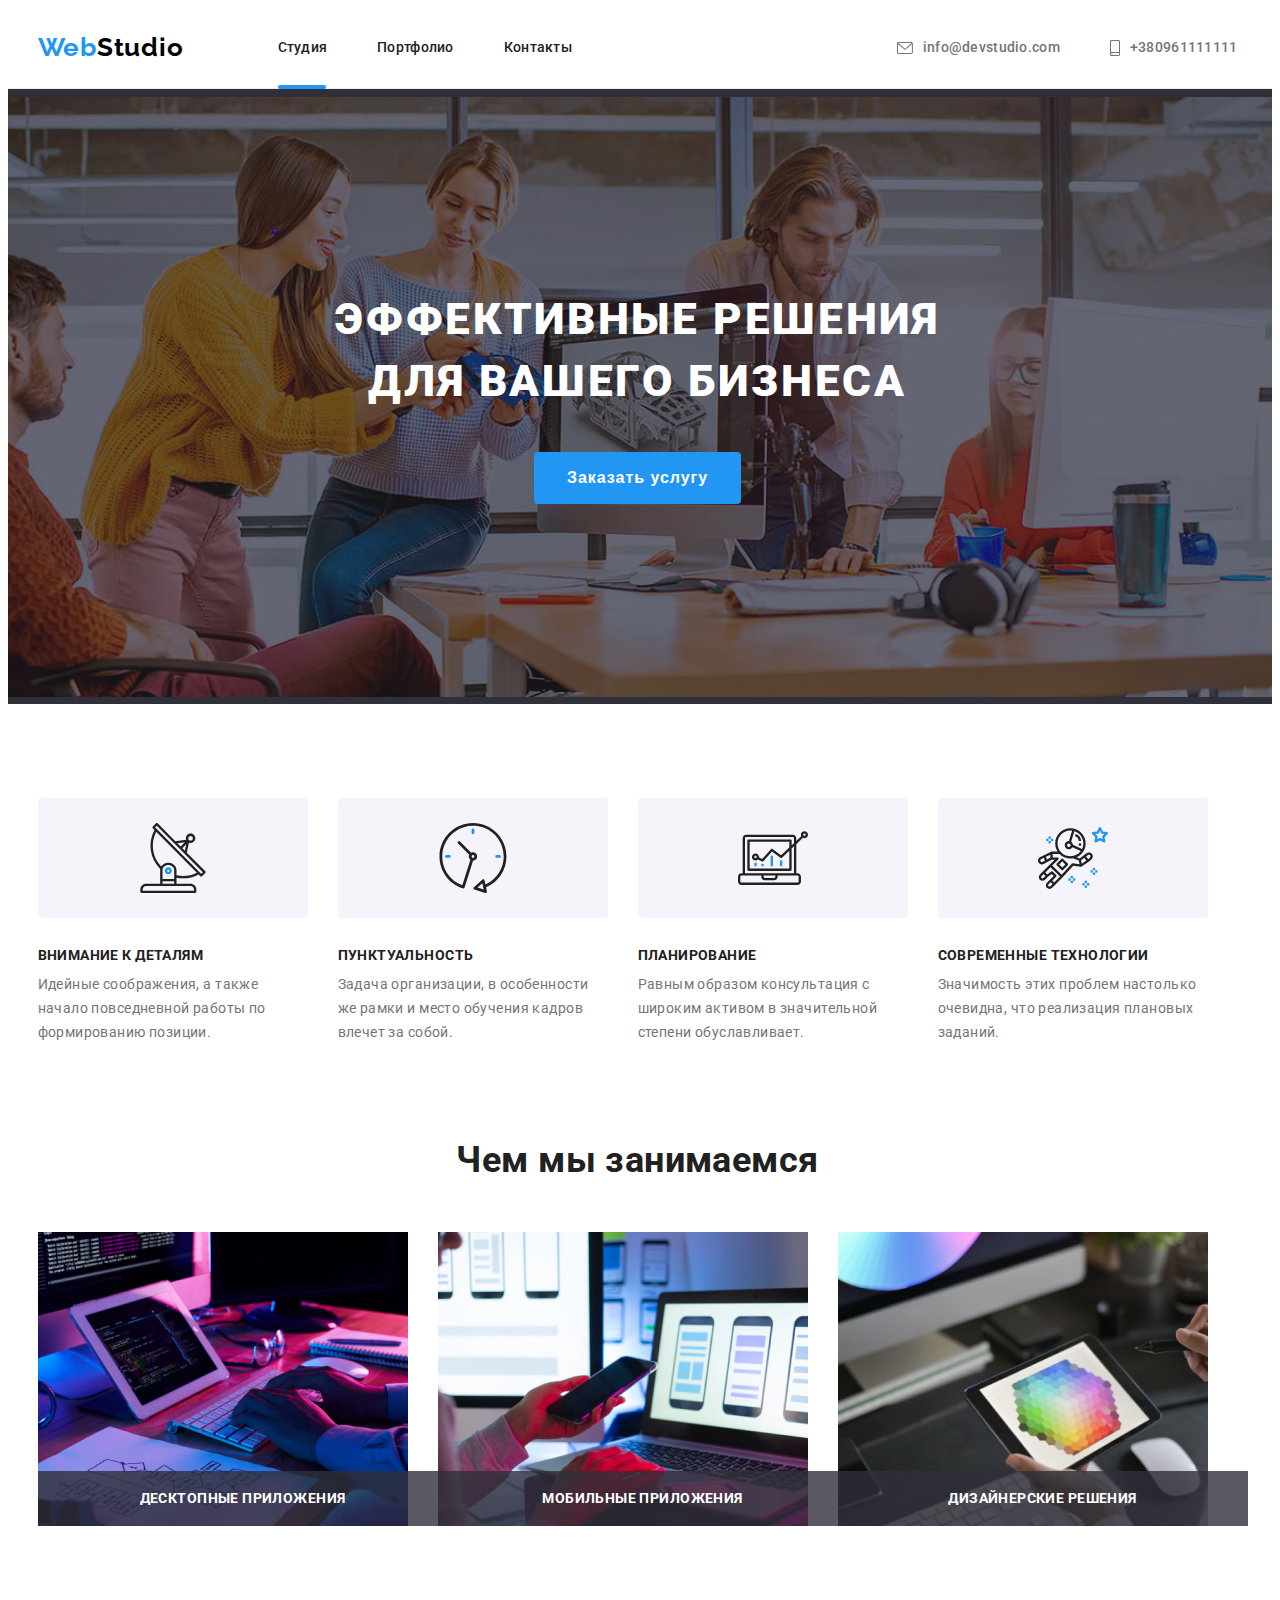
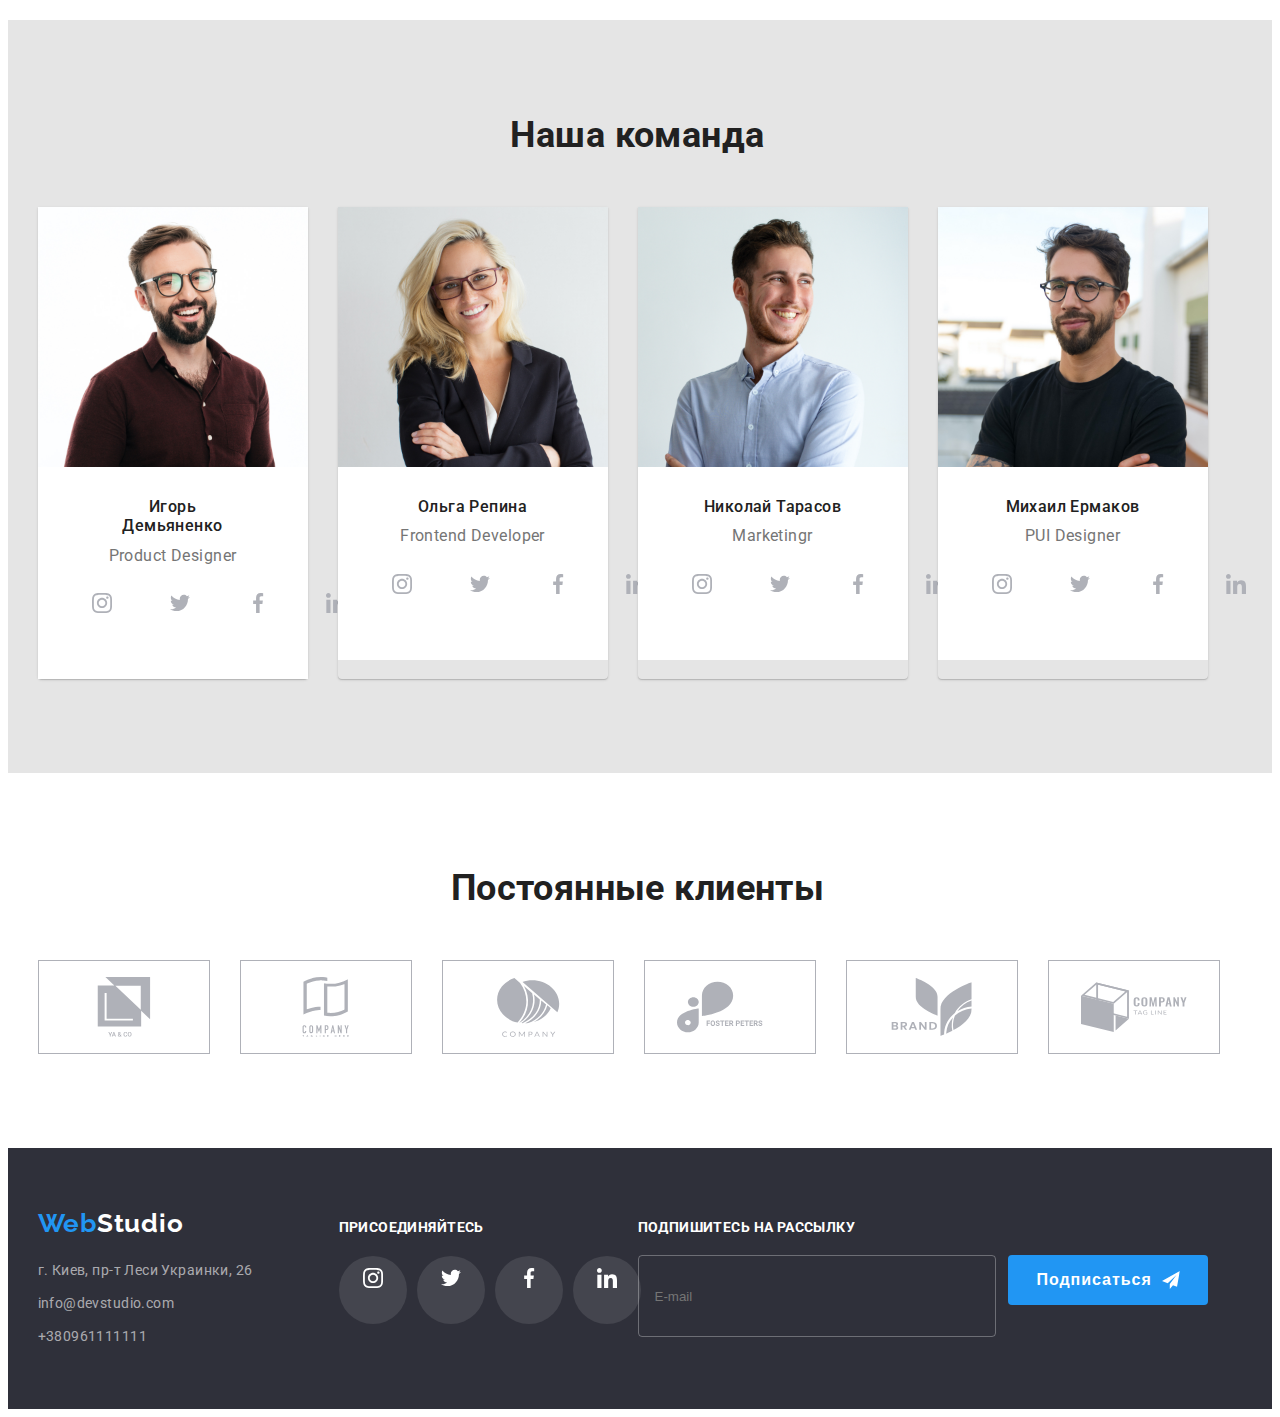
<file: index.html>
<!DOCTYPE html>
<html lang="en">
<head>
    <meta charset="UTF-8">
    <meta http-equiv="X-UA-Compatible" content="IE=edge">
    <meta name="viewport" content="width=device-width, initial-scale=1.0">
    <title>Document</title>
    <link rel="stylesheet" href="https://cdnjs.cloudflare.com/ajax/libs/modern-normalize/1.1.0/modern-normalize.min.css" integrity="sha512-wpPYUAdjBVSE4KJnH1VR1HeZfpl1ub8YT/NKx4PuQ5NmX2tKuGu6U/JRp5y+Y8XG2tV+wKQpNHVUX03MfMFn9Q==" crossorigin="anonymous" referrerpolicy="no-referrer" />
    <link rel="stylesheet" href="https://fonts.googleapis.com/css2?family=Raleway:wght@700&family=Roboto:ital,wght@0,400;0,500;0,700;1,900&display=swap">
    <style>
        .accent-header{
            color: #000000;
        }
    </style>
    <style>
        .accent-footer{
            color: #FFFFFF;
        }
    </style>
    <link rel="stylesheet" href="./css/styles.css" >
</head>
<body class="body">
    <!--Шапка -->
    <header class="header"> 
        <div class="container header-container">
            <nav class="header-nav"> 
            
            <a href="" class="logo" > Web<span class="accent-header">Studio</span></a>
            
        
            <ul class="site-nav list"> 
              <li class="item header-item"><a href="./index.html" class="link current" >Студия</a></li>
              <li class="item"><a href="./portfolio.html" class="link" >Портфолио</a></li>
              <li class="item"><a href="" class="link" >Контакты</a></li>

            </ul>
            </nav>
            <ul class="auth list">

               <li class="item">
                   <a href="mailto:info@devstudio.com" class="link icon-mail"> 
                       <svg class="auth-icon" width="16px" height="12px">
                           <use href="./images/icons.svg#icon-envelope"></use>
                       </svg> info@devstudio.com</a>   
               </li>
               <li class="item">
                   <a href="tel:+380961111111" class="link icon-tel"> 
                       <svg class="auth-icon" width="10px" height="16px">
                           <use href="./images/icons.svg#icon-smartphone"></use>
                       </svg> +380961111111</a>
               </li>
            </ul>

        </div>
           

        </header>
        
    
    <!--герой-->
    <main>
        <section class="hero ">
            <div class="container">
                <h1 class="title">Эффективные решения для вашего бизнеса</h1>
                <button type="button" class="button" data-modal-open>Заказать услугу</button>
            </div>
        </section>
    

    <section class="post-qualities "> 
        <div class="container">
            <h2 class="visual-hidden">Наши качества</h2>
            <ul class="qualities" >
            <li class="item icon-antenna">
              <h3 class="title">Внимание к деталям</h3>
              <p class="text">
                Идейные соображения, а также начало повседневной работы по формированию позиции.
              </p>  
            </li>
            <li class="item icon-clock">
               <h3 class="title">Пунктуальность</h3> 
               <p class="text">
                Задача организации, в особенности же рамки и место обучения кадров влечет за собой.
               </p>
            </li>
            <li class="item icon-diagram">
                <h3 class="title">Планирование</h3>
                <p class="text">
                    Равным образом консультация с широким активом в значительной степени обуславливает.
                </p>
            </li>
            <li class="item icon-astronaut">
                <h3 class="title">Современные технологии</h3>
                <p class="text">
                    Значимость этих проблем настолько очевидна, что реализация плановых заданий.
                </p>
           
        </ul>

        </div>
        
    </section>

    <section class="section"> 
        <div class="container">
            <h2 class="section-title">Чем мы занимаемся</h2>
        <ul class="img">
            <li class="img-item">
                <img src="./images/img.png" alt="пишем коды">
                <h3 class="img-title">Десктопные приложения</h3>
            </li>
            <li class="img-item">
                <img src="./images/img-2.png" alt="делаем приложения">
                <h3 class="img-title">Мобильные приложения</h3>
            </li>
            <li class="img-item">
                <img src="./images/box3.png" alt="работаем над эстетикой">
                <h3 class="img-title">Дизайнерские решения</h3>
            </li>
        </ul>

        </div>
       
        
    </section>

    <!--наша команда-->
    
    <section class="section our-team">
        <div class="container">
             <h2 class="section-title">Наша команда</h2>
        
        
            <ul class="card">
            <li class="item">
                
                     <img class="card-img" src="./images/img.jpg" alt="Игорь Демьяненко" width="270">
                     <div class="card-box">
                         <h3 class="card-title">Игорь Демьяненко</h3>
                         <p class="card-text">Product Designer</p>
                         <ul class="site">
                             <li class="site-item">
                                 <a class="site-link" href="">
                                      <svg class="icon-instagram" width="20px" height="20px">
                                      <use href="./images/icons.svg#icon-instagram" 
                                      ></use>
                                      
                         
                                      </svg>
                                 </a>

                             </li>
                             <li class="site-item">
                                  <a class="site-link" href="">
                                      <svg class="icon-site" width="20px" height="20px">
                                      <use href="./images/icons.svg#icon-twitter" 
                                      ></use>
                         
                                      </svg>
                                 </a>
                             </li>
                             <li class="site-item">
                                  <a class="site-link" href="">
                                      <svg class="icon-site" width="20px" height="20px">
                                      <use href="./images/icons.svg#icon-facebook" 
                                      ></use>
                         
                                      </svg>
                                 </a>
                             </li>
                             <li class="site-item">
                                  <a class="site-link" href="">
                                      <svg class="icon-site" width="20px" height="20px">
                                      <use href="./images/icons.svg#icon-linkedin"
                                      ></use>
                         
                                      </svg>
                                 </a>
                             </li>
                         </ul>
                     </div>
                     
                
             
            </li>


            <li class="item">
                
                <img src="./images/img-2.jpg" alt="Ольга Репина" width="270">
                <div class="card-box">
                    <h3 class="card-title">Ольга Репина</h3>
                    <p class="card-text">Frontend Developer</p>
                    <ul class="site">
                             <li class="site-item">
                                 <a class="site-link" href="">
                                      <svg class="icon-instagram" width="20px" height="20px">
                                      <use href="./images/icons.svg#icon-instagram" 
                                      ></use>
                                      
                         
                                      </svg>
                                 </a>

                             </li>
                             <li class="site-item">
                                  <a class="site-link" href="">
                                      <svg class="icon-site" width="20px" height="20px">
                                      <use href="./images/icons.svg#icon-twitter" 
                                      ></use>
                         
                                      </svg>
                                 </a>
                             </li>
                             <li class="site-item">
                                  <a class="site-link" href="">
                                      <svg class="icon-site" width="20px" height="20px">
                                      <use href="./images/icons.svg#icon-facebook" 
                                      ></use>
                         
                                      </svg>
                                 </a>
                             </li>
                             <li class="site-item">
                                  <a class="site-link" href="">
                                      <svg class="icon-site" width="20px" height="20px">
                                      <use href="./images/icons.svg#icon-linkedin"
                                      ></use>
                         
                                      </svg>
                                 </a>
                             </li>
                         </ul>
                </div>
                
                
                 
        
            </li>


            <li class="item">
                <img src="./images/img-3.jpg" alt="Николай Тарасов" width="270" class="img">
                <div class="card-box">
                    <h3 class="card-title">Николай Тарасов</h3>
                    <p class="card-text">Marketingr</p>
                    <ul class="site">
                             <li class="site-item">
                                 <a class="site-link" href="">
                                      <svg class="icon-instagram" width="20px" height="20px">
                                      <use href="./images/icons.svg#icon-instagram" 
                                      ></use>
                                      
                         
                                      </svg>
                                 </a>

                             </li>
                             <li class="site-item">
                                  <a class="site-link" href="">
                                      <svg class="icon-site" width="20px" height="20px">
                                      <use href="./images/icons.svg#icon-twitter" 
                                      ></use>
                         
                                      </svg>
                                 </a>
                             </li>
                             <li class="site-item">
                                  <a class="site-link" href="">
                                      <svg class="icon-site" width="20px" height="20px">
                                      <use href="./images/icons.svg#icon-facebook"
                                      ></use>
                         
                                      </svg>
                                 </a>
                             </li>
                             <li class="site-item">
                                  <a class="site-link" href="">
                                      <svg class="icon-site" width="20px" height="20px">
                                      <use href="./images/icons.svg#icon-linkedin"
                                      ></use>
                         
                                      </svg>
                                 </a>
                             </li>
                         </ul>
                </div>
                     
                
               
            </li>


            <li class="item">
                
                <img src="./images/img-4.jpg" alt="Михаил Ермаков" width="270">
                <div class="card-box">
                    <h3 class="card-title">Михаил Ермаков</h3>
                    <p class="card-text">PUI Designer</p>
                    <ul class="site">
                             <li class="site-item">
                                 <a class="site-link" href="">
                                      <svg class="icon-instagram" width="20px" height="20px">
                                      <use href="./images/icons.svg#icon-instagram" 
                                      ></use>
                                      
                         
                                      </svg>
                                 </a>

                             </li>
                             <li class="site-item">
                                  <a class="site-link" href="">
                                      <svg class="icon-site" width="20px" height="20px">
                                      <use href="./images/icons.svg#icon-twitter" 
                                      ></use>
                         
                                      </svg>
                                 </a>
                             </li>
                             <li class="site-item">
                                  <a class="site-link" href="">
                                      <svg class="icon-site" width="20px" height="20px">
                                      <use href="./images/icons.svg#icon-facebook" 
                                      ></use>
                         
                                      </svg>
                                 </a>
                             </li>
                             <li class="site-item">
                                  <a class="site-link" href="">
                                      <svg class="icon-site" width="20px" height="20px">
                                      <use href="./images/icons.svg#icon-linkedin"
                                      ></use>
                         
                                      </svg>
                                 </a>
                             </li>
                         </ul>

                </div>
                
             </li>
        </ul>

        </div>
        
    </section>

    <section class="section clients">
            <div class="container">
                <h2 class="section-title">Постоянные клиенты</h2>
            <ul class="list-clients ">
                <li class="item"> 
                    <a class="link" href="">
                        <svg class="icon-group-one" width="106px" height="60px">
                            <use href="./images/icons.svg#icon-group" 
                            
                            ></use>
                         
                        </svg>
                    </a>
                </li>
                <li class="item"> 
                    <a class="link" href="">
                        <svg class="icon-group-one" width="106px" height="60px">
                            <use href="./images/icons.svg#icon-group1" 
                            ></use>
                         
                        </svg>
                    </a>
                </li>
                <li class="item"> 
                    <a class="link" href="">
                        <svg class="icon-group-one" width="106px" height="60px">
                            <use href="./images/icons.svg#icon-group2" 
                            ></use>
                         
                        </svg>
                    </a>
                </li>
                <li class="item"> 
                    <a class="link" href="">
                        <svg class="icon-group-one" width="106px" height="60px">
                            <use href="./images/icons.svg#icon-group3" 
                            ></use>
                         
                        </svg>
                    </a>
                </li>
                <li class="item"> 
                    <a class="link" href="">
                        <svg class="icon-group-one" width="106px" height="60px">
                            <use href="./images/icons.svg#icon-group4" 
                            ></use>
                         
                        </svg>
                    </a>
                </li>
                <li class="item"> 
                    <a class="link" href="">
                        <svg class="icon-group-one" width="106px" height="60px">
                            <use href="./images/icons.svg#icon-group5" 
                            ></use>
                         
                        </svg>
                    </a>
                </li>
            </ul>
            </div>
            
        </section>
 
    </main>

    <!--футер-->
    <footer class="footer">
        <div class="container container-footer">
            <div class="addres-box">
                <a href="" class="logo footer">Web<span class="accent-footer">Studio</span></a>
            
                <address class="address">
            
                <a href="https://goo.gl/maps/dFAC5abpAvMkVo2K9" class="address-link link" target="_blank" rel="noreferrer noopener">г. Киев, пр-т Леси Украинки, 26</a>
                <a href="mailto:info@devstudio.com" class="link mail" >info@devstudio.com</a>
                <a href="tel:+380961111111" class="link">+380961111111</a>
            
                </address>
            </div>
            <div class="follow">
            
             <b class="footer-title">присоединяйтесь</b>
                <ul class="site">
                             <li class="site-item">
                                 <a class="site-link" href="">
                                      <svg class="icon-instagram" width="20px" height="20px">
                                      <use href="./images/icons.svg#icon-instagram" 
                                      ></use>
                                      
                         
                                      </svg>
                                 </a>

                             </li>
                             <li class="site-item">
                                  <a class="site-link" href="">
                                      <svg class="icon-site" width="20px" height="20px">
                                      <use href="./images/icons.svg#icon-twitter" 
                                      ></use>
                         
                                      </svg>
                                 </a>
                             </li>
                             <li class="site-item">
                                  <a class="site-link" href="">
                                      <svg class="icon-site" width="20px" height="20px">
                                      <use href="./images/icons.svg#icon-facebook" 
                                      ></use>
                         
                                      </svg>
                                 </a>
                             </li>
                             <li class="site-item">
                                  <a class="site-link" href="">
                                      <svg class="icon-site" width="20px" height="20px">
                                      <use href="./images/icons.svg#icon-linkedin"
                                      ></use>
                         
                                      </svg>
                                 </a>
                             </li>
                </ul>
            </div> 
        
            <div class="box-mail">
                <form class="form-mail">
                    <label for=email" class="label-mail">Подпишитесь на рассылку</label>  
                    <div class="box-input-btn">
                    <input 
                    type="email" 
                    class="input-email"
                    name="mail"
                    placeholder="E-mail"
                    id="email" >
                    <button type="submit" class="footer-btn">
                        <span class="button-label-foter">Подписаться</span>
                        <svg class="icon-btn" width="24" height="24" >
                            <use href="./images/icons.svg#icon-email"></use>
                        </svg>
                    </button>
                    <!-- <button type="submit" class="footer-btn">Подписаться<svg class="icon-btn" width="24" height="24" >
                            <use href="./images/icons.svg#icon-email"></use>
                        </svg></button> -->
                    </div>
                </form>
            </div>
        </div>    

        
    </footer >
    <div class="backdrop is-hidden" data-modal>
        <div class="modal">
            <button type="button" class="modal-btn" data-modal-close>
                <svg class="modal-close-icon" width="10" height="10" >
                    <use href="./images/icons.svg#icon-Vector" ></use>
                </svg>
            </button>
            <p class="modal-title">Оставьте свои данные, мы вам перезвоним</p>
            <form>
                
                   <label for="user-name" class="modal-label">Имя</label>
                <div class="input-wrap">   
                   <input 
                    type="text" 
                    class="modal-input"
                    name="user-name"
                    placeholder=""
                    required
                    id="user-name" />
                    <svg class="input-icon" width="18" height="18">
                        <use href="./images/icons.svg#icon-person1"></use>
                    </svg>
                </div>
                
                    <label for="user-tel" class="modal-label">Телефон</label>
                <div class="input-wrap">   
                    <input 
                    type="tel"
                    class="modal-input"
                    name="user-tel"
                    placeholder=""
                    required
                    minlength="13"
                    id="user-tel" >
                    <svg class="input-icon" width="18" height="18">
                        <use href="./images/icons.svg#icon-phone"></use>
                    </svg>
                </div>
                
                
                    <label for="user-mail" class="modal-label">Почта</label>  
                <div class="input-wrap">    
                    <input 
                    type="email" 
                    class="modal-input"
                    name="user-mail"
                    placeholder=""
                    required
                    id="user-mail" >
                    <svg class="input-icon" width="18" height="18">
                        <use href="./images/icons.svg#icon-email-black"></use>
                    </svg>
                </div>
                
                <label for="user-text" class="modal-label">Комментарий</label>
                <div class="comment">
                    <textarea 
                        name="user-text" 
                        id="user-text" 
                        class="modal-comment" 
                        cols="30" 
                        rows="10"
                        placeholder="Введите текст"
                    ></textarea>
                </div>
                <div class="check-text">
                    <input 
                    type="checkbox"
                    name="privacy"
                    class="modal-check visual-hidden"
                    value="true"
                    id="user-check" >
                    <label for="user-check" class="check-text">
                        <span>
                            <svg class="check-icon" width="14" height="13" >
                                <use href="./images/icons.svg#icon-Vector-3" ></use>
                            </svg>
                        </span>Соглашаюсь с рассылкой и принимаю <a class="link-modal" href="">Условия договора</a></label>
                    
                </div>
                <button class="big-btn-modal" type="submit">Отправить</button>
                
            </form>
        </div>
    </div>
    <script src="./js/modal.js"></script>
     <!-- <button class="modal-btn" type="button" data-modal-close>
                <svg class="modal-icon" width="11" height="11">
                    <use href="./images/icons.svg##icon-Vector"
                    
                    ></use>
                </svg>close</button> -->
</body>
    
  

</body>
</html>
</file>
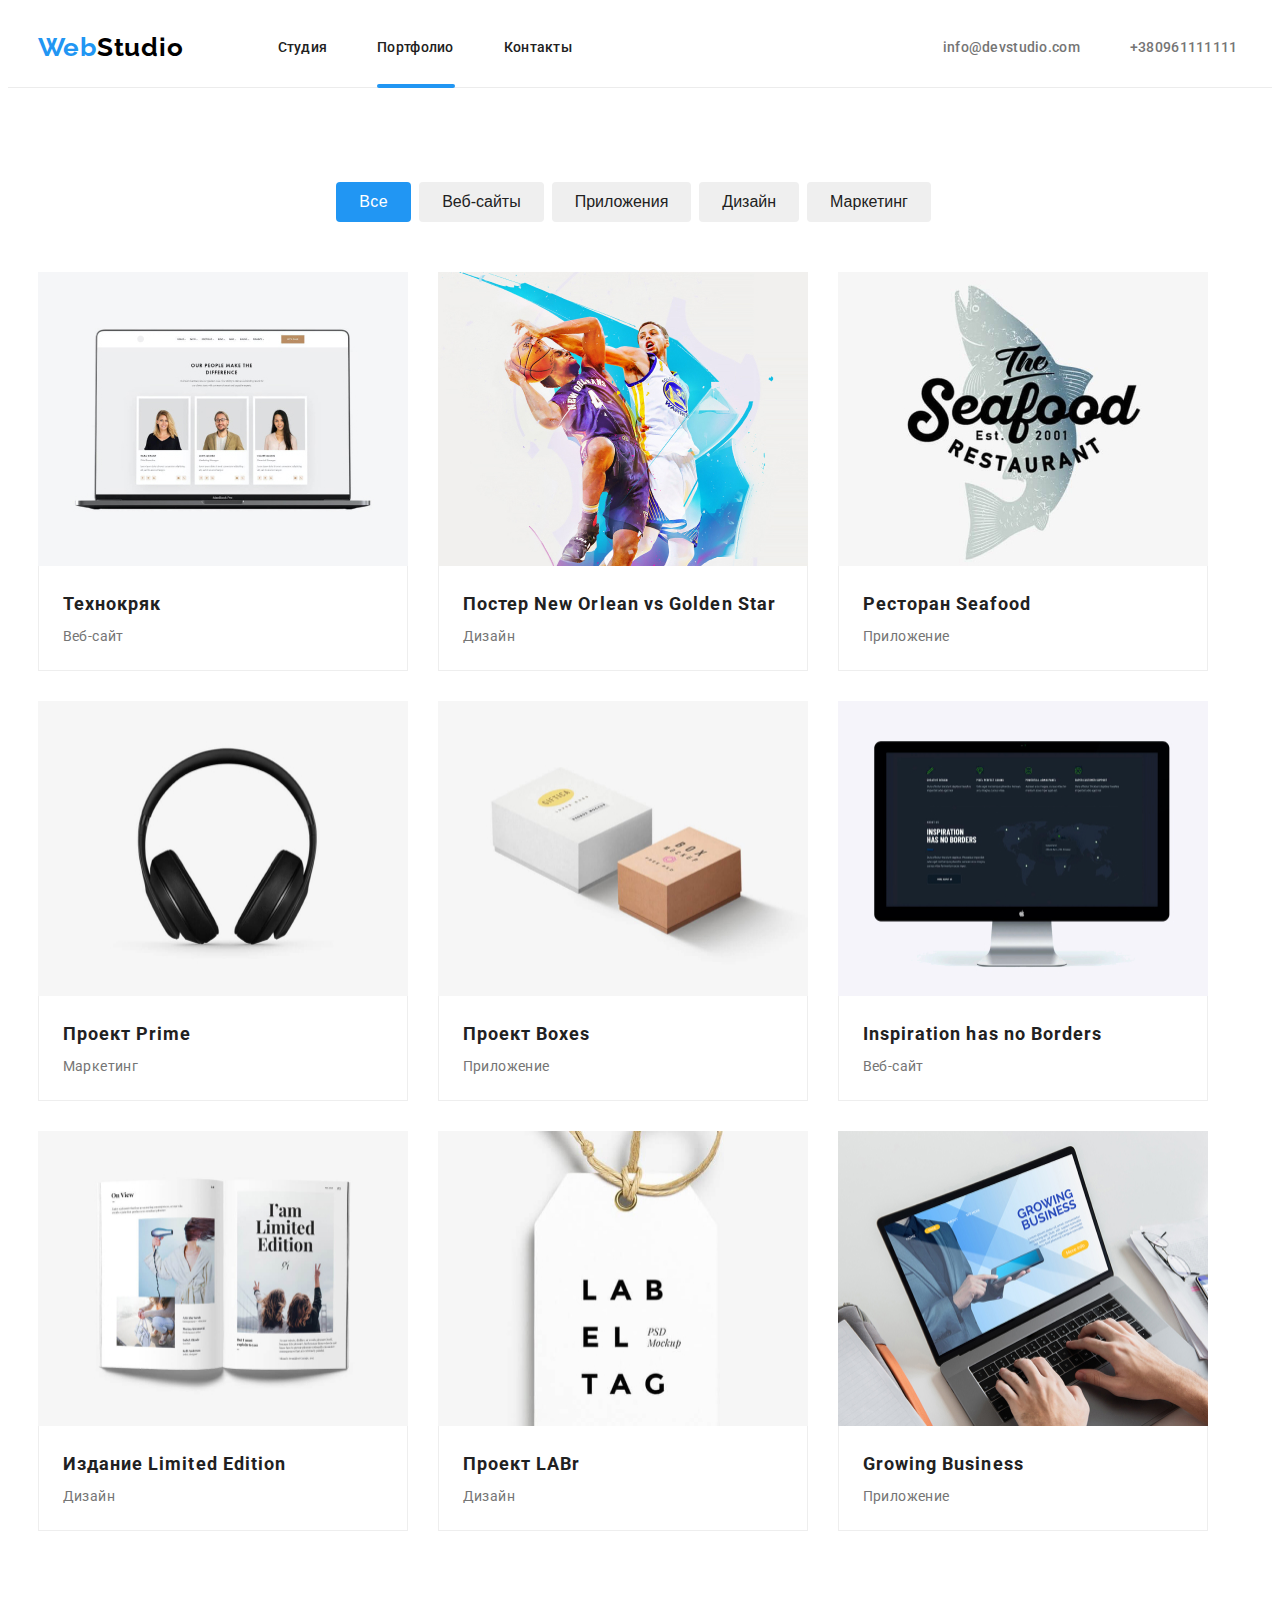
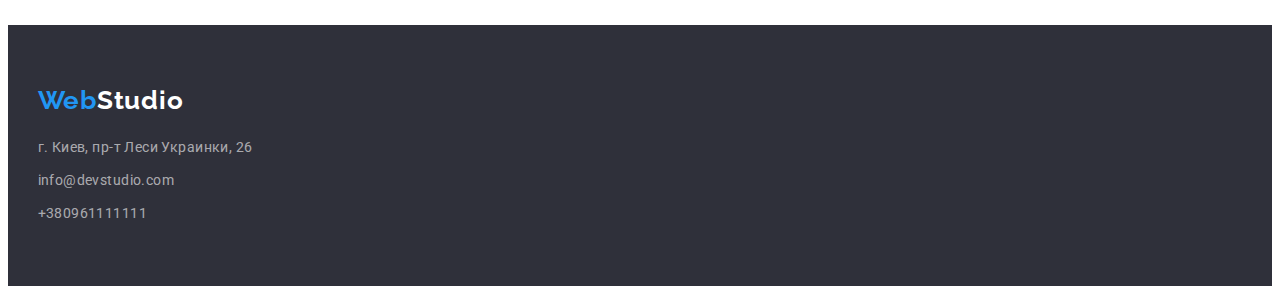
<file: portfolio.html>
<!DOCTYPE html>
<html lang="en">
<head>
    <meta charset="UTF-8">
    <meta http-equiv="X-UA-Compatible" content="IE=edge">
    <meta name="viewport" content="width=device-width, initial-scale=1.0">
    <title>Document</title>
    <link rel="stylesheet" href="https://cdnjs.cloudflare.com/ajax/libs/modern-normalize/1.1.0/modern-normalize.min.css" integrity="sha512-wpPYUAdjBVSE4KJnH1VR1HeZfpl1ub8YT/NKx4PuQ5NmX2tKuGu6U/JRp5y+Y8XG2tV+wKQpNHVUX03MfMFn9Q==" crossorigin="anonymous" referrerpolicy="no-referrer" />
    <link rel="stylesheet" href="https://fonts.googleapis.com/css2?family=Raleway:wght@700&family=Roboto:ital,wght@0,400;0,500;0,700;1,900&display=swap">
     <style>
        .accent-header{
            color: #000000;
        }
    </style>
    <style>
        .accent-footer{
            color: #FFFFFF;
        }
    </style>
    <link rel="stylesheet" href="./css/styles.css">
</head>
<body class="body">
<!--class="body-portvolio"-->
    <!--Шапка -->
    <header class="header"> 
        <div class="container header-container">
            <nav class="header-nav"> 
            <a href="" class="logo" > Web<span class="accent-header">Studio</span></a>
            
        
           <ul class="site-nav list" > 
              <li class="item"><a href="./index.html" class="link" >Студия</a></li>
              <li class="item"><a href="./portfolio.html" class="link border current" >Портфолио</a></li>
              <li class="item"><a href="" class="link" >Контакты</a></li>

           </ul>
           </nav>
           <ul class="auth list">
            <li class="item">
                <a href="mailto:info@devstudio.com" class="link" >info@devstudio.com</a>   
            </li>

            <li class="item">
                <a href="tel:+380961111111" class="link" >+380961111111</a>
            </li>
        </ul>
        </div>


    </header>

    <main>
        <section class="portfolio section">
            <div class="container">
            <ul class="list-button">
                <li class="item"><button class="button-all" type="button">Все</button></li>
                <li class="item"><button class="button-off-line" type="button">Веб-сайты</button></li>
                <li class="item"><button class="button-off-line" type="button">Приложения</button></li>
                <li class="item"><button class="button-off-line" type="button">Дизайн</button></li>
                <li class="item"><button class="button-off-line" type="button">Маркетинг</button></li>
            </ul>
                
            <H1 class="visual-hidden">Наши проекты</H1>

            <ul class="project card-set">

                 <li class="item">
                     <a class="link" href=""> 
                         <div class="overlay-box">
                             <img src="./imag.portfolio/img.jpg" alt="Технокряк" width="370" />
                             <p class="overlay-text">
                             Ресурс предлагает комплексные предложения с разным уровнем функционала и сервисов. Все это позволит посетителю получить исчерпывающие сведения о компании или частном лице.
                             </p>
                         </div>
                         
                         <div class="project-card">
                             <h2 class="project-title">Технокряк</h2>
                             <p class="project-text">Веб-сайт</p>
                         </div>
                         
                     </a>
                      
                 </li>


                 <li class="item">
                     <a class="link" href=""> 
                         <div class="overlay-box">
                             <img src="./imag.portfolio/img-2.jpg" alt="Постер Новый Орлеан" width="370" />
                             <p class="overlay-text">
                              Ресурс предлагает комплексные предложения с разным уровнем функционала и сервисов. Все это позволит посетителю получить исчерпывающие сведения о компании или частном лице.
                             </p>
                         </div>
                          
                          <div class="project-card">
                              <h2 class="project-title">Постер New Orlean vs Golden Star</h2>
                              <p class="project-text">Дизайн</p>
                          </div>
                          
                     </a>
                     
                 </li>


                  <li class="item">
                      <a class="link" href=""> 
                          <div class="overlay-box">
                              <img src="./imag.portfolio/img-3.jpg" alt="Ресторан морепродукты" width="370" />
                              <p class="overlay-text">
                              Ресурс предлагает комплексные предложения с разным уровнем функционала и сервисов. Все это позволит посетителю получить исчерпывающие сведения о компании или частном лице.
                              </p>
                          </div>
                          
                          <div class="project-card">
                              <h2 class="project-title">Ресторан Seafood</h2>
                              <p class="project-text">Приложение</p>
                          </div>
                          

                      </a>
                      
                 </li>


                 <li class="item">
                     <a class="link" href=""> 
                         <div class="overlay-box">
                             <img src="./imag.portfolio/img-4.jpg" alt="Проект прайм" width="370" height="295" />
                             <p class="overlay-text">
                              Ресурс предлагает комплексные предложения с разным уровнем функционала и сервисов. Все это позволит посетителю получить исчерпывающие сведения о компании или частном лице.
                             </p>
                         </div>
                         
                         <div class="project-card">
                             <h2 class="project-title">Проект Prime</h2>
                             <p class="project-text">Маркетинг</p>
                         </div>
                         

                     </a>
                      
                 </li>


                  <li class="item">
                      <a class="link" href=""> 
                          <div class="overlay-box">
                              <img src="./imag.portfolio/img-5.jpg" alt="Проект бокс" width="370" height="295"/>
                              <p class="overlay-text">
                              Ресурс предлагает комплексные предложения с разным уровнем функционала и сервисов. Все это позволит посетителю получить исчерпывающие сведения о компании или частном лице.
                              </p>
                          </div>
                          
                          <div class="project-card">
                               <h2 class="project-title">Проект Boxes</h2>
                               <p class="project-text">Приложение</p>
                          </div>
                         

                      </a>
                      
                 </li>


                 <li class="item">
                     <a class="link" href=""> 
                         <div class="overlay-box">
                             <img src="./imag.portfolio/img-6.jpg" alt="веб-сайт" width="370" height="295" />
                             <p class="overlay-text">
                             Ресурс предлагает комплексные предложения с разным уровнем функционала и сервисов. Все это позволит посетителю получить исчерпывающие сведения о компании или частном лице.
                             </p>
                         </div>
                         
                         <div class="project-card">
                             <h2 class="project-title">Inspiration has no Borders</h2>
                             <p class="project-text">Веб-сайт</p>
                         </div>
                         
                     </a>
                      
                 </li>

                 <li class="item">
                     <a class="link" href=""> 
                         <div class="overlay-box">
                             <img src="./imag.portfolio/img-7.jpg" alt="Издание лимитированое" width="370" height="295" />
                             <p class="overlay-text">
                             Ресурс предлагает комплексные предложения с разным уровнем функционала и сервисов. Все это позволит посетителю получить исчерпывающие сведения о компании или частном лице.
                             </p>
                         </div>
                         
                         <div class="project-card">
                             <h2 class="project-title">Издание Limited Edition</h2>
                             <p class="project-text">Дизайн</p>
                         </div>
                         
                     </a>
                      
                 </li>


                 <li class="item">
                     <a class="link" href=""> 
                         <div class="overlay-box">
                             <img src="./imag.portfolio/img8.jpg" alt="Проект лабр" width="370" height="295" />
                             <p class="overlay-text">
                             Ресурс предлагает комплексные предложения с разным уровнем функционала и сервисов. Все это позволит посетителю получить исчерпывающие сведения о компании или частном лице.
                             </p>
                         </div>
                         
                         <div class="project-card">
                             <h2 class="project-title">Проект LABr</h2>
                             <p class="project-text">Дизайн</p>
                         </div>
                         
                     </a>

                      
                 </li>

                 <li class="item">
                     <a class="link" href=""> 
                         <div class="overlay-box">
                             <img src="./imag.portfolio/img-9.jpg" alt="гровинг бизнес" width="370" height="295" />
                             <p class="overlay-text">
                             Ресурс предлагает комплексные предложения с разным уровнем функционала и сервисов. Все это позволит посетителю получить исчерпывающие сведения о компании или частном лице.
                             </p>
                         </div>
                         
                         <div class="project-card">
                               <h2 class="project-title">Growing Business</h2>
                               <p class="project-text">Приложение</p>
                         </div>
                    
                     </a>
                     
                 </li>

                 

            </ul>   
            </div>
           
            
        </section>

        
    </main>

    <!--футер-->
    <footer class=footer>
        <div class="container">
        
        <a href="" class="logo footer">Web<span class="accent-footer">Studio</span></a>
        <address class="address">
            <a href="https://goo.gl/maps/dFAC5abpAvMkVo2K9" class="address-link link">г. Киев, пр-т Леси Украинки, 26</a>
            <a href="mailto:info@devstudio.com" class="link">info@devstudio.com</a>
            <a href="tel:+380961111111" class="link">+380961111111</a>

        </address> 
        
        </div>
   

    </footer >
    
</body>
</html>
</file>
<file: css/styles.css>
:root {
    --primary-text-color: #757575;
    --title-text-color: #212121;
    --accent-color: #2196F3;
    --background-color: #FFFFFF;
    --background-color-grey: #E5E5E5;
    --background-color-dark: #2F303A;
    --addres-color: #ffffff;
    --card-gap: 30px;
    --transition: 250ms cubic-bezier(0.4, 0, 0.2, 1);
}
 /* для скорости ховера */
/* .transition{
    transition-duration: 250ms;
    transition-timing-function: cubic-bezier(0.4, 0, 0.2, 1);
} */
.modal-icon{
    justify-content: center;
    align-items: center;
}
.is-hidden{
opacity: 0;
visibility: hidden;
pointer-events: none;
}
.backdrop{
    position: fixed;
    top: 0;
    left: 0;
    width: 100%;
    height: 100%;
    /* background: rgba(0, 0, 0, 0.2); */
    /* background-color: rgba(23, 26, 36, 0.364); */
    transition:  opacity var(--transition);
    visibility: var(--transition);
    opacity: 1;
    visibility: visible;
    
}
.modal {
    position: absolute;
    top: 57%;
    left: 50%;
    transform: translate(-50%, -50%);
    width: 528px;
    height: 582px;
    /* width: 100%; */
    /* min-width: 540px;
    height: 540px; */
    background-color: #FFFFFF;
    border-radius: 4px;
    box-shadow: 0px 1px 3px rgba(0, 0, 0, 0.12), 0px 1px 1px rgba(0, 0, 0, 0.14), 0px 2px 1px rgba(0, 0, 0, 0.2);
    padding: 40px;
    
    /* transition: traransform; */
    

}
.modal-btn{
    position: absolute;
    top: 8px;
    right: 8px;
    width: 30px;
    height: 30px;
    border-radius: 50%;
    border: 1px solid rgba(0, 0, 0, 0.1);;
    background-color: transparent;
    display: flex;
    align-items: center;
    justify-content: center;
}
.modal-close-icon{
    fill: #000000;
    
}
.modal-close-icon:hover,
.modal-close-icon:focus{
    fill: var(--accent-color);
}
.modal-btn:hover{
    
    cursor: pointer;
}

.backdrop.is-hidden .modal{
    transform: translate(-50%, -50%) scale(0) rotate(120deg);
}
.modal-title{
    margin-bottom: 12px;
    text-align: center;
    color: var(--title-text-color);
    font-weight: 700;
    font-size: 20px;
    line-height: 1.15;
    letter-spacing: 0.03em
    
}
.modal-label{
    display: block;
    margin-bottom: 4px;
}
.modal-input{
    display: block;
    margin-right: 12px;
    width: 448px;
    height: 40px;
    border: 1px solid rgba(33, 33, 33, 0.2);
    border-radius: 4px;
    margin-bottom: 10px;
    padding-left: 42px;
    padding-top: 12px;
    padding-right: 42px;
    padding-bottom: 12px;
   
}
/* .modal-input::placeholder{
    color: teal;
    font-size: 14px;
} */

.modal-comment {
    font-size: 14;
    width: 448px;
    height: 120px;
    border: 1px solid rgba(33, 33, 33, 0.2);
    border-radius: 4px;
    background-repeat: 4px;
    resize: none;
    padding-top: 12px;
    padding-right: 16px;
    padding-bottom: 12px;
    padding: 16px;
    color: rgba(117, 117, 117, 0.5);
    margin-bottom: 20px;


}
.check-text span{ 
    width: 16px;
    height: 15px;
    border: 2px solid var(--title-text-color);
    border-radius: 2px;
    /* display: block; */
    /* margin-right: 5px; */
    display: flex;
    align-items: center;
    justify-content: center;
    position: absolute;
    
    margin-right: 9px;
}
.check-text{
    position: relative;
    align-items: baseline;
    align-items: center;
    justify-items: center;
}
.check-text {
    font-weight: 400;
    font-size: 14px;
    line-height: 1.46;
    text-align: center;
    margin-left: 9px;
    margin-bottom: 30px;
    /* align-items: center;
    justify-items: center;
        */
    
 
}
.modal-check{
    width: 16px;
    height: 15px;
   
    
  
}
.modal-check:checked + .check-text span{
    background-color: var(--accent-color) ;
    border: none;

}
.modal-check:checked + .check-text .check-icon{
    fill: #ffffff;
}


.input-wrap{
    position: relative;
}
.input-icon{
    position: absolute;
    left: 12px;
    top: 11px;
    

}
.input-icon:checked{
    fill: var(--accent-color);
    border: none;
}
.modal-input {
    outline: none;
}

.check-icon {
    fill: var(--accent-color);
}

.modal-input:focus , .modal-comment:focus{
    border: 1px solid var(--accent-color);
}
.modal-comment{
    outline: none;
    color: #000000;
}
.modal-comment::placeholder{
    color: rgba(117, 117, 117, 0.5);
}

/* .modal-comment:focus {
fill: var(--accent-color);
} */
/* .modal-comment:focus {
    border: 1px solid var(--accent-color);
} */

.modal-input:focus+.input-icon {
    fill: var(--accent-color);
}
.check-icon {
    fill: transparent;
    position: absolute;
    
}
.link-modal {
    color: var(--accent-color);
    text-decoration: none;
    border-bottom: 1px solid var(--accent-color);
}
.big-btn-modal{
    /* display: flex; */
    color: var(--addres-color);
    background-color: var(--accent-color) ;
    box-shadow: 0px 4px 4px 0px rgba(0, 0, 0, 0.15);
    border: 0;
    width: 200px;
    height: 50px;
    margin-left: auto;
    margin-right: auto;
    display: block;
    align-items: center;
    text-align: center;
    

}


 .body{
     background-color:var(--background-color) ;
     color: var(--primary-text-color);
     
     font-family: 'Roboto';
     font-style: normal;
     font-weight: 400;
     font-size: 14px;
     line-height: 1.1;
     letter-spacing: 0.03em;
 }
/*  урок */
p,
h1, h2, h3, h4 {
margin: 0;
}
ul,
ol{
    margin: 0;
    padding-left: 0;
}
 img{
     display: block;
 }


/* контейнер */
.container{
    
   width: 1200px; 
   padding-left: 15px;
   padding-right: 15pt;
   margin-left: auto;
   margin-right: auto;
   
   /* outline: 2px solid tomato; */
   
        
}

.card-set {
    display: flex;
    flex-wrap: wrap;
    gap: var(--card-gap);
}
/* .card-set .item {
    flex-basis: calc((100% - ((var(--card-item) - 1) * var(--card-gap))) / var(--card-item));
} */
/* .follow .site-item{
    display: flex;
} */


 /*header*/
 .header {
    letter-spacing: 0.02em;
    font-weight: 500; 
    border-bottom: 1px solid #ECECEC;
    position: relative;
}
    
    /* Stroke: Solid #ECECEC Align: Center Width: 1px
} */
 
.header .logo{
    margin-right: 94px;
    cursor: pointer;
   
    
}
 .logo { 
color: var(--accent-color);
letter-spacing: 0.03em;
 

font-family: 'Raleway';
    
    font-weight: 700;
    font-size: 26px;
    line-height: 1.2;
    text-decoration: none;
}

ul{
    list-style: none;
    margin-top: 0;
    margin-bottom: 0;
}

.header-nav ,
.header-container {
    display: flex;
    align-items: center;
    
}
/* .site-nav .item:not( :last-child) {
    margin-right: 50px;
    
} */
.site-nav .item+.item{
    margin-left: 50px
}
.site-nav .item {
    padding-top: 32px;
    padding-bottom: 32px;
    cursor: pointer;
}
.site-nav .link{
    margin-left: auto;
    color: var(--title-text-color);

    font-size: 14px;
    text-decoration: none;

}
.site-nav .item{
    position: relative;
}
.link.current::after{
    color: var(--accent-color);
    text-decoration: none;
    position: absolute;
    content: "";
        
        display: block;
        align-items: center;
        bottom: -1px;
        width: 48px;
        height: 4px;
        background-color: var(--accent-color);
        border-radius: 2px;
} 
 .site-nav .border.current::after{
    width: 78px;
   
}
/* .header-item::after{
    content: "";
    position: absolute;
    display: inline-block;
    align-items: flex-end;
    bottom: -1px;
    left: 374px;
    width: 48px;
    height: 4px;
    background-color: var(--accent-color) ;
    
border-radius: 2px;
} */
.site-nav{
    /* padding: 0;
    margin: 0; */
   display: flex;
}



    .auth {
    display: flex;
    align-items: center; 
    margin-left: auto;
    
} 

 .auth .item+.item{
    margin-left: 50px;
 
} 


.auth .link {
    display: flex;
    color: var(--primary-text-color);
    text-decoration: none;
    padding-top: 32px;
    padding-bottom: 32px;
    text-align: center;
    align-items: center;

    
}
/* .site-nav .link:hover,
.site-nav .link:focus {
    color: var(--accent-color);
} */
/* .auth .link:hover ,
.auth .link:focus{
    color: var(--accent-color);
} */
.header .link:hover,
.header .link:focus{
    color: var(--accent-color);
    transition: var(--transition);
}
/* .header .link {
    transition: var(--transition)
} */

.auth-icon {
    margin-right: 10px;
    display: flex;
    /* align-items: baseline; */
    justify-content: center;
    align-items: center;
    fill: currentColor;
    

}

/* .header .link:hover,
.header .link:focus {
    fill: FFFFFF;
    background-color: #2196F3;

} */
/* .auth .link::before{
    content: " " ;
    
    margin-right: 10px;
    background-size: contain;
    background-repeat: no-repeat;

} 
.icon-mail::before{
    background-image: url(../images/envelope.svg);
    width: 16px;
    height: 12px;
}
.icon-tel::before{
background-image: url(../images/smartphone.svg);
width: 10px;
height: 16px;

} */
/* .link.icon-mail::before:hover,
.link.icon-tel::before:hover {
color: var(--accent-color);
} */

 /* герой */
.hero {
    max-width: 1600;
    background-image: linear-gradient(rgba(47, 48, 58, 0.4),
     rgba(47, 48, 58, 0.4)),
    url(../imag.portfolio/hero.jpg);
    background-size: 1600px;
    background-repeat: no-repeat;
    background-position: center;
    padding-top: 200px;
    padding-bottom: 200px;
    color: #ffffff;
    background-color: var(--background-color-dark);
    text-align: center;
}
   
    
.hero .title { 
    max-width: 696px;
    margin-top: 0px;
    margin-bottom: 40px;
    margin-left: auto;
    margin-right: auto;
    
    
    color: #FFFFFF;
    
    font-weight: 900;
    font-size: 44px;
    line-height: 1.4;
    letter-spacing: 0.06em;
    text-transform: uppercase;
    text-align: center;
    
}
.button{
    display: flex;
    align-items: center;
    text-align: center;
    justify-content: center;
    border-radius: 4px;
  
    border: 1px solid transparent;
    margin-left: auto;
    margin-right: auto;
    padding-top: 10px;
    padding-bottom: 10px;
    padding-left: 32px;
    padding-right: 32px;
    min-width: 200px;
    
    
    background-color:var(--accent-color);
    color: #FFFFFF;
    

    font-weight: 700;
    font-size: 16px;
    line-height: 1.87;
    
    letter-spacing: 0.06em;
    cursor: pointer;
    transition: color var(--transition) , background-color var(--transition)

}



.button:hover, 
.button:focus{
 background-color: #188CE8;
box-shadow 0px 4px 4px  rgba(0, 0, 0, 0.25);
transition: var(--transition);
}



/*наши качества*/
.qualities{
    display: flex;
    
}
.qualities .item{
    max-width: 270px;
}

.qualities .item::before{
    display: block;
    content: "";
    
    height: 120px;
    background-color: #F5F4FA ;
    border-radius: 4px;
    
    background-position: center;
    background-repeat: no-repeat;
    margin-bottom: 30px;
    
    
}

.icon-antenna::before {
    background-image: url(../images/antenna\.svg); 
}
   
.icon-clock::before {
    background-image: url(../images/clock\.svg);
} 

.icon-diagram::before{
    background-image: url(../images/diagram.svg);
}

.icon-astronaut::before{
    background-image: url(../images/astronaut.svg);
    
    
}

.qualities .item+.item{
     margin-left: 30px;

 }

.post-qualities {
    padding-top: 94px;
    padding-bottom: 0px;
    


}
.post-qualities .title{
    margin-top: 0;
    margin-bottom: 10px;

    color: var(--title-text-color);

        
    font-weight: 700;
    font-size: 14px;
    line-height: 1.1;
    letter-spacing: 0.03em;
    
    text-transform: uppercase;
}
.post-qualities .text{
    margin-top: 0;
    margin-bottom: 0;
    

    line-height: 1.7;
}


/*чем мы занимаемся*/
.section {
    padding-top: 94px;
    padding-bottom: 94px;
    
    
}

.section .section-title{
    text-align: center;

    

    color: var(--title-text-color);

    font-weight: 700;
    font-size: 36px;
    line-height: 1.2;
    text-align: center;
     margin-top: 0;
     margin-bottom: 50px;
}

.img {
    display: flex;

}

.img-item+.img-item {
    margin-left: 30px;
}

.img-item{
    position: relative;
}
.img-item img{
    width: 100%;
}
.img-title{
    position: absolute;
    bottom: 0;
    left: 0;
    width: 100%;
    text-transform: uppercase;
    padding: 20px;
    background-color: rgba(47, 48, 58, 0.8);
    text-align: center;
    color: #FFFFFF;
    font-weight: 700;
    font-size: 14px;
}
/* наша команда */
.our-team{
    background-color: var(--background-color-grey);
}

/* карточки */
.card {
    display: flex;

}
 .card .item+.item{
     margin-left: 30px;
 }



.card .item{
    width: 270px;
    box-shadow: 0px 1px 3px rgba(0, 0, 0, 0.12), 0px 1px 1px rgba(0, 0, 0, 0.14);
    border-radius: 0px 0px 4px 4px;
}


.card-box{
    background-color: #FFFFFF;
    padding-top: 30px;
    padding-right: 30px;
    padding-bottom: 30px;
    padding-left: 30px;
    
    
}



.card .card-title{
   
    max-width: 151px;
    margin: 0 auto;
    margin-bottom: 10px;
    

    color: var(--title-text-color);

    font-weight: 500;
    font-size: 16px;
    line-height: 1.2;
    text-align: center;

}
.card .card-text{
    
    margin-top: 0;
    margin-bottom: 16px;
    
    color: var(--primary-text-color);

    font-size: 16px;
    line-height: 1.2;
    text-align: center
}


.site{
    display: flex;
    /* width: 206px;
    height: 44px; */
    
}
/* работает иконка я сделала!!!
.site-item {
    width: 44px;
    height: 44px;
    border-radius: 50%;
    background-color: tomato;
    display: flex;
    align-items: center;
    justify-content: center;
    padding-top: 12px;
    padding-bottom: 12px;
    padding-right: 12px;
    padding-left: 12px;
} */

.site-link:hover,
.site-link:focus {
    background-color: var(--accent-color);
    fill: #FFFFFF;
    transition: var(--transition);
}

/* пример как сделал препод */
.site-link{
    width: 44px;
    height: 44px;
    border-radius: 50%;
    background-color: transparent;
    display: flex;
    fill: #AFB1B8;
    justify-content: center;
    padding: 12px;
 
}

.site-item+.site-item{
    margin-left: 10px;
}

/* Наши клиенты */

.list-clients{
    display: flex;
    
}

.list-clients .link{
    display: flex;
    width: 170px;
    height: 92px;
    border: 1px solid #AFB1B8;
    justify-content: center;
    align-items: center;
    fill: #AFB1B8;
     
}
.list-clients .link:hover ,
.list-clients .link:focus{
fill: var(--accent-color);
border-color: var(--accent-color);
transition: var(--transition);
}
.list-clients .item+.item{
    margin-left: 30px;

}

    

/* футер */
.footer{
    background-color: var(--background-color-dark);
    padding-top: 60px;
    padding-bottom: 60px ;
    
}
.logo.footer{
display: block;
padding: 0px;
margin-bottom: 20px;
}

.address .link:not(:last-child) {
    margin-bottom: 9px;
}

.footer .address-link,
.footer .link{
    display: block;
    /* margin-bottom: 9px; */
}

    

.address .address-link:hover, 
.address .address-link:focus,
.address .link:hover,
.address .link:focus {
    color: var(--accent-color);
    transition: var(--transition);
}
address{
    font-family: 'Roboto';
    font-style: normal;
    font-weight: 400;
    font-size: 14px;
    line-height: 1.7;
        
    letter-spacing: 0.03em;
    text-decoration: none;
    
} 





.address .address-link{
    color: var(--addres-color);
    text-decoration: none;
    
}
.address .link{
    color: rgba(255, 255, 255, 0.6);
    text-decoration: none;
}
.addres-box{
    width: 231px;
}
.follow {
    width: 206px;
    margin-left: 70px;
    
}

.footer-title {
    display: flex;
    margin-bottom: 20px;
    
}
.footer .site-link{
    background-color: rgba(255, 255, 255, 0.1);
    fill: #FFFFFF;
}
.footer .site-link:hover,
.footer .site-link:focus{
    background-color: var(--accent-color);
    transition: var(--transition);
    
}

/* .footer .site {
    display: flex;
    align-content: center;
    justify-items: center;
    


} */
.container-footer {
    display: flex;
    align-items: baseline;
}
.footer-title {
    
    font-weight: 700;
    font-size: 14px;
    line-height: 1.14;
    margin-bottom: 20px;
    color: #ffffff;
    text-transform: uppercase;
}
.box-mail {
    display: flex;
    margin-left: 93px;
    /* width: 570px; */

}
.box-input-btn {
    width: 570px;
    display: inline-flex;
}
.label-mail{
    display: block;
    margin-bottom: 20px;
    font-size: 14px;
    font-weight: 700;
    line-height: 16px;    
    text-align: left;
    color: var(--addres-color);
    text-transform: uppercase;
}
.box-input-btn .input-email{
    width: 358px;
    height: 50px;
    background-color: transparent;
    border: 1px solid rgba(255, 255, 255, 0.3);
    border-radius: 4px;
    padding-top: 15px;
    padding-right: 16px;
    padding-bottom: 15px;
    padding-left: 16px;
    color: var(--addres-color);
    margin-right: 12px;
    

}
.input-email:focus,
.input-email:hover{
    border: 1px solid var(--accent-color);
    outline: none;

}


.footer-btn{
    display: flex;
    width: 200px;
    height: 50px;
    padding-top: 10px;
    padding-left: 29px;
    padding-bottom: 10px;
    padding-right: 28px;
    background-color: var(--accent-color);
    color: var(--addres-color);
    align-items: center;
    justify-items: center;
    border: 0;
    border-radius: 4px;
    cursor: pointer;
    
    /* position: relative; */
    text-align: center;
        font-size: 16px;
        font-weight: 700;
        line-height: 30px;
        letter-spacing: 0.06em;
        

}
.icon-btn{
    align-items: center;
    justify-items: center;
    /* position: absolute; */
    margin-left: 10px;
    
}
.input-email:focus{
    border: 1px solid;
}
 

/* .form-mail{
    display: block;
}
     */


/* .site-item .site-link{
    width: 44px;
    height: 44px;
    border-radius: 50%;
    background-color: teal;
    display: flex
   
} */


 /* 2 страница портфолио */
 .visual-hidden{
     position: absolute;
     width: 1px;
     height: 1px;
     margin: -1px;
     border: 0;
     padding: 0;
     white-space: nowrap;
     clip: rect(0 0 0 0);
     overflow: hidden;
 }
 
 .list-button{
     display: flex;
     justify-content: center;
     margin-bottom: 50px;

}
.list-button .item+ .item{
     margin-right: 8px;
}

 
 .button-all {
     display: inline-block;
     font-weight: 500;
     font-size: 16px;
     line-height: 1.62;
     text-align: center;
     letter-spacing: 0.03em;
     color: #ffffff;
     background-color: var(--accent-color);
     padding: 6px 22px 6px;
     border-radius: 4px;
     border: 0;
     cursor: pointer;
     margin-right: 8px;
    border: 1px solid transparent;
 }
.button-all:hover,
.button-all:focus {
    background-color: #188CE8;
    box-shadow : 0px 4px 4px rgba(0, 0, 0, 0.25);
    transition: var(--transition);
}
    
 
.button-off-line {

   
display: inline-block;
color: var(--title-text-color);
background-color: var;
cursor: pointer;
font-weight: 500;
font-size: 16px;
line-height: 1.62;
text-align: center;
padding: 6px 22px 6px;
border-radius: 4px;
border: 1px solid transparent;
}
 .portfolio .button-off-line:hover ,
 .portfolio .button-off-line:focus{
     color: #FFFFFF;
     background-color: var(--accent-color);
     transition: var(--transition);
    box-shadow: 0px 4px 4px rgba(0, 0, 0, 0.25);
 }
.overlay-text{
    position: absolute;
    top: 0;
    left: 0;
    color: #FFFFFF;
    background-color: rgba(33, 150, 243, 0.9);
    font-style: 400px;
    font-size: 18px;
    line-height: 1.55;
    /* padding: 63px , 24px, 63px ; */
    padding-top: 63px;
    padding-bottom: 63px;
    padding-left: 24px;
    padding-right: 24px;
    height: 100%;
    transform: translateY(100%);
    transition: var(--transition);
    text-align: center;
    

}

.overlay-box {
    
    position: relative;
    overflow: hidden;

}
.project .item{
    position: relative;
}
.project .link:hover .overlay-text ,
.project .link:focus .overlay-text{
    transform: translateY(0%);
}
 .project a{
    text-decoration: none;
 }


.project .item:hover ,
.project .item:focus{
box-shadow: 0px 1px 3px rgba(0, 0, 0, 0.12), 0px 1px 1px rgba(0, 0, 0, 0.14), 0px 2px 1px rgba(0, 0, 0, 0.2);
transition: var(--transition);

}
.project{
    width: 1170px;
}
 
.project .project-title {
     color: var(--title-text-color);

     font-family: 'Roboto';
     font-style: normal;
     font-weight: 700;
     font-size: 18px;
     line-height: 2.0;

     letter-spacing: 0.06em;
     
 }

 .project .project-text {
     color: var(--primary-text-color);

     font-family: 'Roboto';
     font-style: normal;
     font-weight: 400;
     font-size: 14px;
     line-height: 2.0;
     letter-spacing: 0.03em;
    
 }
  .project-card{
    background-color: #FFFFFF;
        padding-top: 20px;
        padding-right: 24px;
        padding-bottom: 20px;
        padding-left: 24px;
       border: 1px solid #EEEEEE;
       border-top: 0;
        /* box-shadow: 0px 1px 3px rgba(0, 0, 0, 0.12), 0px 1px 1px rgba(0, 0, 0, 0.14), 0px 2px 1px rgba(0, 0, 0, 0.2); */
       
  }
  
  
 
  /* :root {
    --primary-text-color: #757575;
    --title-text-color: #212121;
    --accent-color: #2196F3;
    --background-color: #F5F4FA;
    --background-color-grey: #E5E5E5;
    --background-color-dark: #2F303A;
    --addres-color: #ffffff;
  } */

  
    
/* ширина 1170px  + по  15 паддинг с лева и с права */
</file>
